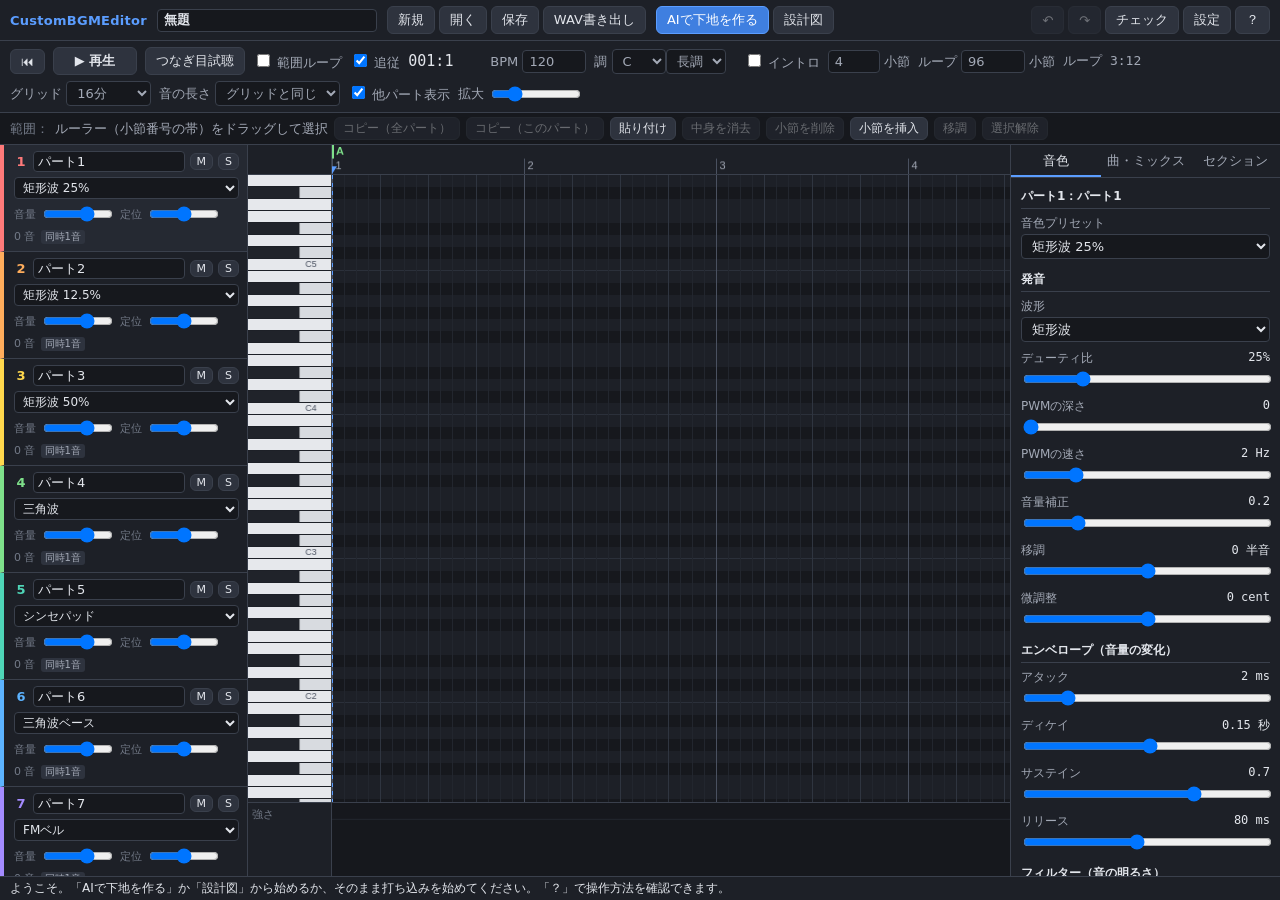
<file: index.html>
<!doctype html>
<html lang="ja">
<head>
<meta charset="utf-8">
<meta name="viewport" content="width=device-width, initial-scale=1">
<title>CustomBGMEditor</title>
<link rel="stylesheet" href="css/style.css">
</head>
<body>
<div id="app">
  <header id="topbar">
    <div class="brand">CustomBGMEditor</div>
    <input id="titleInput" class="title-input" type="text" placeholder="曲のタイトル" title="曲のタイトル">
    <div class="btn-group">
      <button id="btnNew" title="新しい曲">新規</button>
      <button id="btnOpen" title="楽譜ファイル（.bgm.json）を開く">開く</button>
      <button id="btnSave" title="楽譜ファイルとして保存（Ctrl+S）">保存</button>
      <button id="btnWav" title="WAVファイルに書き出す">WAV書き出し</button>
    </div>
    <div class="btn-group">
      <button id="btnAI" class="accent" title="AIに下地（伴奏）を作ってもらう">AIで下地を作る</button>
      <button id="btnPlan" title="設計図を手で編集して下地を作る">設計図</button>
    </div>
    <div class="spacer"></div>
    <div class="btn-group">
      <button id="btnUndo" title="元に戻す（Ctrl+Z）">↶</button>
      <button id="btnRedo" title="やり直す（Ctrl+Y）">↷</button>
      <button id="btnCheck" title="楽譜の制約違反を調べる">チェック</button>
      <button id="btnSettings" title="APIキーなどの設定">設定</button>
      <button id="btnHelp" title="操作方法">？</button>
    </div>
    <input id="fileInput" type="file" accept=".json,.bgm.json,application/json" hidden>
  </header>

  <div id="transport">
    <div class="group">
      <button id="btnHome" title="先頭へ（Home）">⏮</button>
      <button id="btnPlay" class="play" title="再生／停止（Space）">▶ 再生</button>
      <button id="btnSeam" title="ループの終わり→先頭のつなぎ目を試聴">つなぎ目試聴</button>
      <label class="chk" title="ルーラーで選んだ範囲だけを繰り返し再生"><input id="chkRangeLoop" type="checkbox"> 範囲ループ</label>
      <label class="chk" title="再生位置に画面を追従させる"><input id="chkFollow" type="checkbox" checked> 追従</label>
      <span id="posDisplay" class="pos">001:1</span>
    </div>
    <div class="group">
      <label>BPM <input id="bpmInput" type="number" min="30" max="300" step="1"></label>
      <label>調 <select id="tonicSelect"></select><select id="modeSelect"><option value="major">長調</option><option value="minor">短調</option></select></label>
    </div>
    <div class="group">
      <label class="chk" title="ループ前に1回だけ流れるイントロを付ける"><input id="chkIntro" type="checkbox"> イントロ</label>
      <label><input id="introBarsInput" type="number" min="1" max="64" step="1" class="w3"> 小節</label>
      <label title="ループ部分の小節数">ループ <input id="loopBarsInput" type="number" min="1" max="1000" step="1" class="w4"> 小節</label>
      <span id="lengthDisplay" class="length"></span>
    </div>
    <div class="group">
      <label>グリッド <select id="snapSelect">
        <option value="48">4分</option>
        <option value="24">8分</option>
        <option value="12" selected>16分</option>
        <option value="6">32分</option>
        <option value="16">8分3連</option>
        <option value="8">16分3連</option>
      </select></label>
      <label>音の長さ <select id="lenSelect">
        <option value="0">グリッドと同じ</option>
        <option value="192">全音符</option>
        <option value="96">2分</option>
        <option value="48">4分</option>
        <option value="24">8分</option>
        <option value="12">16分</option>
        <option value="16">8分3連</option>
      </select></label>
      <label class="chk" title="他のパートの音符を薄く表示"><input id="chkGhost" type="checkbox" checked> 他パート表示</label>
      <label title="横方向の拡大率">拡大 <input id="zoomInput" type="range" min="0.15" max="4" step="0.05" value="1" class="w-zoom"></label>
    </div>
  </div>

  <div id="rangebar">
    <span class="label">範囲：</span>
    <span id="rangeInfo" class="info">ルーラー（小節番号の帯）をドラッグして選択</span>
    <button id="btnRangeCopyAll" data-needs-range>コピー（全パート）</button>
    <button id="btnRangeCopyPart" data-needs-range>コピー（このパート）</button>
    <button id="btnRangePaste" title="カーソルのある小節の先頭に貼り付け（上書き）">貼り付け</button>
    <button id="btnRangeClear" data-needs-range>中身を消去</button>
    <button id="btnRangeDelete" data-needs-range title="範囲の小節を削除して後ろを詰める">小節を削除</button>
    <button id="btnInsertBars" title="カーソルのある小節の前に空の小節を挿入">小節を挿入</button>
    <button id="btnRangeTranspose" data-needs-range title="範囲内の選択パートの音を移調">移調</button>
    <button id="btnRangeNone" data-needs-range>選択解除</button>
  </div>

  <main id="main">
    <aside id="tracks"></aside>
    <section id="roll">
      <div id="rollCorner"></div>
      <canvas id="rulerCanvas"></canvas>
      <canvas id="keysCanvas"></canvas>
      <div id="gridHost">
        <div id="gridScroll"><div id="gridSpacer"></div></div>
        <canvas id="gridCanvas"></canvas>
      </div>
      <div id="velLabel">強さ</div>
      <canvas id="velCanvas"></canvas>
    </section>
    <aside id="panel">
      <div class="tabs">
        <button data-tab="sound" class="active">音色</button>
        <button data-tab="song">曲・ミックス</button>
        <button data-tab="sections">セクション</button>
      </div>
      <div id="tab-sound" class="tab active"></div>
      <div id="tab-song" class="tab"></div>
      <div id="tab-sections" class="tab"></div>
    </aside>
  </main>

  <footer id="statusbar"><span id="statusMsg"></span><span id="statusHint"></span></footer>
</div>

<!-- AI / 設計図 ダイアログ -->
<div id="dlgPlan" class="modal" hidden>
  <div class="dialog wide">
    <div class="dlg-head"><h2>下地（伴奏）を作る</h2><button class="close" data-close>×</button></div>
    <div class="dlg-body">
      <div id="aiBox" class="ai-box">
        <p class="note">曲の雰囲気を普段の言葉で書いてください。<b>ループの長さ・長調/短調・BPM・楽器の方向性</b>などを書くと反映されます。AIが「設計図」（構成・コード進行・各パートの役割と奏法）を作り、ソフトがそれを音符にします。メロディ用にパート1・2は空けておきます。</p>
        <textarea id="aiPrompt" rows="4" placeholder="例：洞窟ダンジョン用。5分くらいのループで、短調、BPMは130前後。チップチューン寄りで、緊張感はあるけど聞き疲れしない感じ。最初に短いイントロを付けて。"></textarea>
        <div class="row">
          <button id="btnAIRun" class="accent">AIに設計図を作ってもらう</button>
          <button id="btnAICancel" hidden>中止</button>
          <span id="aiStatus" class="status"></span>
        </div>
      </div>
      <div class="plan-tools row">
        <button id="btnPlanSample">ひな形を読み込む</button>
        <button id="btnPlanFromScore">この曲の設計図を読み込む</button>
        <button id="btnPlanCopy">設計図をJSONでコピー</button>
        <button id="btnPlanPaste">JSONを貼り付けて読み込む</button>
      </div>
      <div id="planEditor"></div>
    </div>
    <div class="dlg-foot">
      <label class="chk" title="設計図で使わないパート（メロディなど）の音符を残す"><input id="chkKeepOther" type="checkbox" checked> 設計図で使わないパートの音符は残す</label>
      <span class="spacer"></span>
      <button data-close>閉じる</button>
      <button id="btnPlanGenerate" class="accent">この設計図から音符を生成</button>
    </div>
  </div>
</div>

<!-- 設定 -->
<div id="dlgSettings" class="modal" hidden>
  <div class="dialog">
    <div class="dlg-head"><h2>設定</h2><button class="close" data-close>×</button></div>
    <div class="dlg-body form">
      <label>Anthropic APIキー
        <input id="setApiKey" type="password" autocomplete="off" placeholder="sk-ant-...">
      </label>
      <p class="note">キーはこのブラウザ内（localStorage）にだけ保存され、Anthropic の API へ直接送られます。他の場所には送りません。AI機能の利用料金は API の従量課金です。</p>
      <label>モデル
        <input id="setModel" type="text" placeholder="claude-opus-5-5">
      </label>
      <label>思考の深さ（effort）
        <select id="setEffort">
          <option value="low">low（速い・安い）</option>
          <option value="medium">medium（標準）</option>
          <option value="high">high（じっくり）</option>
        </select>
      </label>
      <div class="row"><button id="btnForgetKey">キーを削除</button></div>
    </div>
    <div class="dlg-foot"><span class="spacer"></span><button data-close>キャンセル</button><button id="btnSettingsSave" class="accent">保存</button></div>
  </div>
</div>

<!-- WAV 書き出し -->
<div id="dlgWav" class="modal" hidden>
  <div class="dialog">
    <div class="dlg-head"><h2>WAV書き出し</h2><button class="close" data-close>×</button></div>
    <div class="dlg-body form">
      <label class="radio"><input type="radio" name="wavMode" value="listen" checked> 試聴用：イントロ＋ループ×<input id="wavLoops" type="number" min="1" max="4" value="1" class="w3">回＋フェードアウト<input id="wavFade" type="number" min="0" max="30" value="8" class="w3">秒</label>
      <label class="radio"><input type="radio" name="wavMode" value="game"> ゲーム用（1ファイル）：イントロ＋ループ1周。ループ位置情報（smpl）付き</label>
      <label class="radio"><input type="radio" name="wavMode" value="split"> ゲーム用（2ファイル）：イントロとループを別々のファイルに</label>
      <p class="note">ゲーム用のループ部分は「2周目」を書き出すので、先頭に前の周の余韻が入っており、そのまま繰り返しても継ぎ目が目立ちません。</p>
      <div class="progress"><div id="wavProgress"></div></div>
      <div id="wavInfo" class="note"></div>
      <div id="wavFiles" class="row"></div>
    </div>
    <div class="dlg-foot"><span class="spacer"></span><button data-close>閉じる</button><button id="btnWavRun" class="accent">音声を作る</button></div>
  </div>
</div>

<!-- ヘルプ -->
<div id="dlgHelp" class="modal" hidden>
  <div class="dialog wide">
    <div class="dlg-head"><h2>操作方法</h2><button class="close" data-close>×</button></div>
    <div class="dlg-body help">
      <h3>音符</h3>
      <ul>
        <li>空いている所をクリック：音符を置く（そのまま右へドラッグで長さを伸ばす）</li>
        <li>音符をドラッグ：移動 ／ 音符の右端をドラッグ：長さを変える</li>
        <li>右クリック：音符を消す（右ボタンのままなぞると連続で消す）</li>
        <li>Shift＋ドラッグ（空き場所から）：範囲で選択 ／ Shift＋クリック：選択に追加</li>
        <li>↑↓：選択した音を半音ずつ移動（Shift で1オクターブ）／ ←→：グリッド分ずらす</li>
        <li>Delete：選択した音を消す ／ Ctrl+A：このパートの音を全選択</li>
        <li>Ctrl+C / Ctrl+X / Ctrl+V：音符のコピー・切り取り・貼り付け（貼り付けはカーソル位置へ）</li>
        <li>下の「強さ」の帯をドラッグ：音の強さ（ベロシティ）を変える</li>
      </ul>
      <h3>パートの決まり</h3>
      <ul>
        <li>パートは8つ。各パートは同時に1音まで（重なった音は自動で切り詰められます）。</li>
        <li>ドラム音源を選んだパートだけは、同じタイミングに3音まで重ねられます。ドラムのパートは1つまでです。</li>
      </ul>
      <h3>再生・範囲</h3>
      <ul>
        <li>Space：再生／停止（カーソル位置から）／ Home：先頭へ</li>
        <li>ルーラー（上の小節番号の帯）をクリック：カーソル移動 ／ ドラッグ：小節範囲を選択</li>
        <li>ルーラーをダブルクリック：その小節にセクションの目印を追加</li>
        <li>「範囲ループ」を入れると選んだ範囲だけ繰り返し再生</li>
        <li>「つなぎ目試聴」はループ末尾2小節から再生し、先頭に戻る所を確認できます</li>
        <li>1〜8キー：パートを切り替え</li>
      </ul>
      <h3>画面</h3>
      <ul>
        <li>ホイール：上下スクロール ／ Shift＋ホイール：左右スクロール ／ Ctrl＋ホイール：拡大縮小</li>
      </ul>
      <h3>保存</h3>
      <ul>
        <li>編集内容はこのブラウザに自動保存されます。ファイルとして残すには「保存」（.bgm.json）を使ってください。</li>
        <li>楽譜ファイルの仕様は docs/FORMAT.md、他のClaudeに渡すときの説明は docs/FOR_CLAUDE.md にあります。</li>
      </ul>
    </div>
  </div>
</div>

<script src="engine/bgm-engine.js"></script>
<script src="js/arranger.js"></script>
<script src="js/ai.js"></script>
<script src="js/app.js"></script>
<script src="js/pianoroll.js"></script>
<script src="js/panels.js"></script>
<script src="js/main.js"></script>
</body>
</html>
</file>
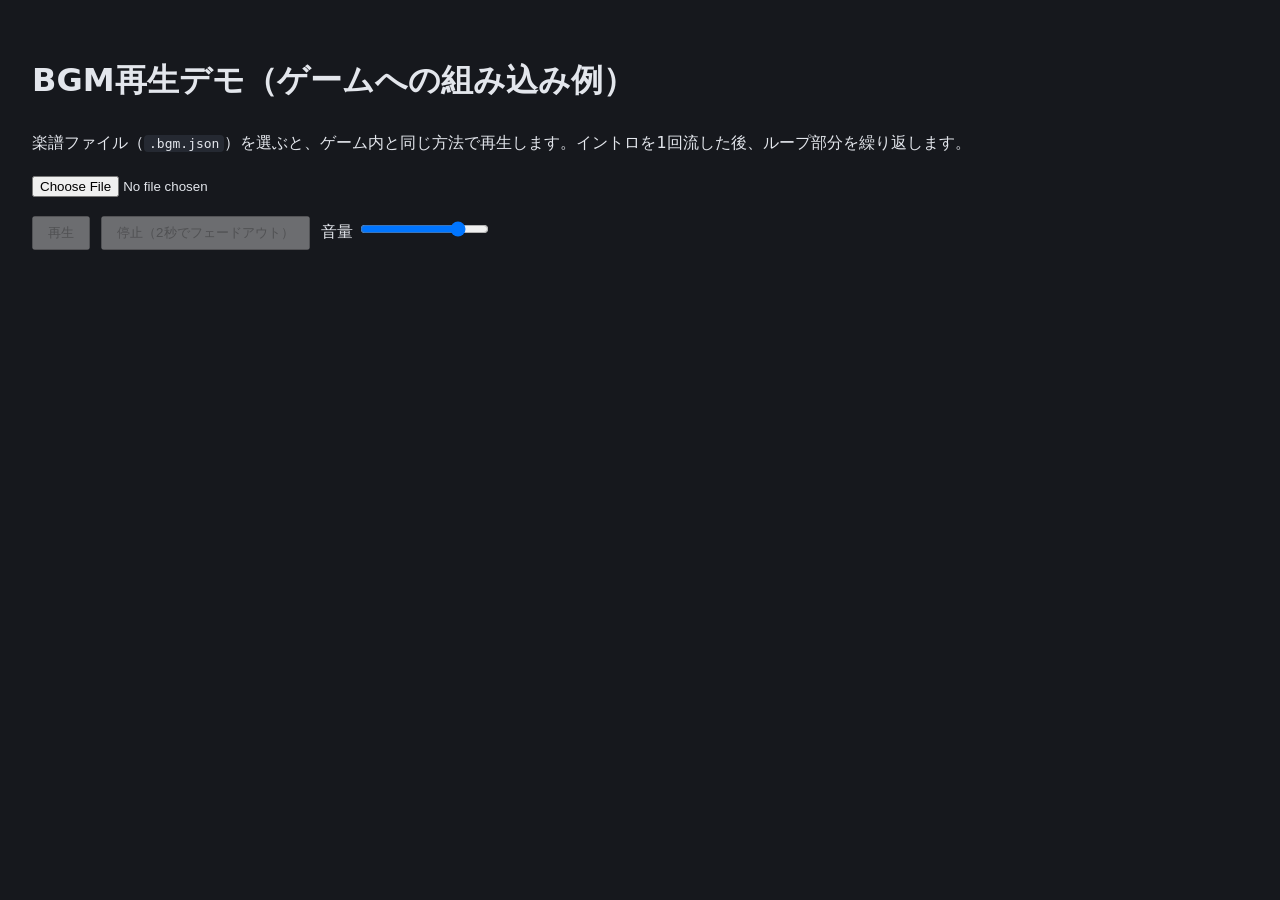
<file: examples/player-demo.html>
<!doctype html>
<html lang="ja">
<head>
<meta charset="utf-8">
<meta name="viewport" content="width=device-width, initial-scale=1">
<title>BGM再生デモ</title>
<style>
  body { font-family: system-ui, sans-serif; background: #16181d; color: #e3e6ec; padding: 24px; line-height: 1.7; }
  button { padding: 6px 14px; margin-right: 6px; }
  code { background: #252932; padding: 1px 5px; border-radius: 4px; }
</style>
<script src="../engine/bgm-engine.js"></script>
</head>
<body>
<h1>BGM再生デモ（ゲームへの組み込み例）</h1>
<p>楽譜ファイル（<code>.bgm.json</code>）を選ぶと、ゲーム内と同じ方法で再生します。イントロを1回流した後、ループ部分を繰り返します。</p>
<p><input id="file" type="file" accept=".json"></p>
<p>
  <button id="play" disabled>再生</button>
  <button id="stop" disabled>停止（2秒でフェードアウト）</button>
  音量 <input id="vol" type="range" min="0" max="1" step="0.01" value="0.8">
</p>
<p id="info"></p>
<script>
  // ---- ここからがゲームに組み込むときの最小構成 ----
  var player = new CustomBGM.Player({ volume: 0.8 });

  document.getElementById('file').addEventListener('change', function (e) {
    var f = e.target.files[0];
    if (!f) return;
    f.text().then(function (text) {
      var score = JSON.parse(text);
      return player.load(score).then(function () {
        var t = CustomBGM.timing(score);
        document.getElementById('info').textContent = score.title + ' / BPM ' + t.bpm +
          ' / イントロ ' + t.introSeconds.toFixed(1) + '秒 / ループ ' + t.loopSeconds.toFixed(1) + '秒（再生方式: ' + player.backend + '）';
        document.getElementById('play').disabled = false;
        document.getElementById('stop').disabled = false;
      });
    }).catch(function (err) { alert('読み込めませんでした: ' + err.message); });
  });
  // ブラウザは「ユーザー操作の後」でないと音を出せないので、再生はクリック等の中で呼ぶ
  document.getElementById('play').addEventListener('click', function () { player.play({ fadeIn: 0.5 }); });
  document.getElementById('stop').addEventListener('click', function () { player.stop({ fadeOut: 2 }); });
  document.getElementById('vol').addEventListener('input', function (e) { player.setVolume(Number(e.target.value), 0.05); });
</script>
</body>
</html>
</file>
<file: css/style.css>
:root {
  --bg: #16181d;
  --bg2: #1d2027;
  --bg3: #252932;
  --bg4: #2e333e;
  --line: #3a404c;
  --text: #e3e6ec;
  --text2: #a3a9b6;
  --text3: #737a88;
  --accent: #5b9dff;
  --accent2: #3f7fe0;
  --warn: #ffb547;
  --danger: #ff6b6b;
  --ok: #5fd38d;
  --radius: 6px;
  font-family: "Hiragino Kaku Gothic ProN", "Hiragino Sans", "Yu Gothic UI", "Meiryo", system-ui, sans-serif;
  font-size: 13px;
}
* { box-sizing: border-box; }
html, body { margin: 0; height: 100%; background: var(--bg); color: var(--text); overflow: hidden; }
button, input, select, textarea { font: inherit; color: inherit; }
button {
  background: var(--bg4); border: 1px solid var(--line); border-radius: var(--radius);
  padding: 4px 10px; cursor: pointer; white-space: nowrap;
}
button:hover { background: #384050; }
button:disabled { opacity: 0.4; cursor: default; }
button.accent { background: var(--accent2); border-color: var(--accent); color: #fff; }
button.accent:hover { background: var(--accent); }
button.on { background: var(--accent2); border-color: var(--accent); color: #fff; }
input[type=text], input[type=number], input[type=password], select, textarea {
  background: var(--bg); border: 1px solid var(--line); border-radius: 4px; padding: 3px 6px;
}
input[type=number] { width: 64px; }
input.w3 { width: 52px; }
input.w4 { width: 64px; }
input.w-zoom { width: 90px; vertical-align: middle; }
textarea { width: 100%; resize: vertical; }
label { color: var(--text2); }
label.chk { cursor: pointer; user-select: none; }

#app { display: flex; flex-direction: column; height: 100vh; }

#topbar { display: flex; align-items: center; gap: 10px; padding: 6px 10px; background: var(--bg2); border-bottom: 1px solid var(--line); }
.brand { font-weight: 700; letter-spacing: 0.02em; color: var(--accent); }
.title-input { width: 220px; font-weight: 600; }
.btn-group { display: flex; gap: 4px; }
.spacer { flex: 1; }

#transport { display: flex; flex-wrap: wrap; align-items: center; gap: 6px 18px; padding: 6px 10px; background: var(--bg2); border-bottom: 1px solid var(--line); }
#transport .group { display: flex; align-items: center; gap: 8px; }
button.play { min-width: 84px; font-weight: 600; }
button.play.playing { background: #b04848; border-color: var(--danger); color: #fff; }
.pos { font-family: ui-monospace, Menlo, Consolas, monospace; font-size: 15px; min-width: 64px; color: var(--text); }
.length { font-family: ui-monospace, Menlo, Consolas, monospace; color: var(--text2); }
.length.warn { color: var(--warn); }

#rangebar { display: flex; align-items: center; gap: 6px; padding: 4px 10px; background: var(--bg); border-bottom: 1px solid var(--line); flex-wrap: wrap; }
#rangebar .label { color: var(--text3); }
#rangebar .info { color: var(--text2); min-width: 210px; }
#rangebar button { padding: 2px 8px; font-size: 12px; }

#main { flex: 1; display: grid; grid-template-columns: 248px 1fr 270px; min-height: 0; }

#tracks { background: var(--bg2); border-right: 1px solid var(--line); overflow-y: auto; }
.track { padding: 6px 8px 7px 10px; border-bottom: 1px solid var(--line); border-left: 4px solid transparent; cursor: pointer; }
.track.selected { background: var(--bg3); }
.track .r1, .track .r2 { display: flex; align-items: center; gap: 5px; }
.track .r2 { margin-top: 5px; }
.track .num { font-weight: 700; width: 14px; text-align: center; }
.track .name { flex: 1; min-width: 0; padding: 2px 4px; }
.track select { width: 100%; padding: 2px 4px; font-size: 12px; }
.track .ms { padding: 1px 6px; font-size: 11px; }
.track .ms.m.on { background: #a35a1f; border-color: #d7843a; }
.track .ms.s.on { background: #2c8a52; border-color: var(--ok); }
.track input[type=range] { width: 70px; }
.track .small { font-size: 11px; color: var(--text3); }
.track .badge { font-size: 10px; padding: 0 4px; border-radius: 3px; background: var(--bg4); color: var(--text2); }

#roll { display: grid; grid-template-columns: 84px 1fr; grid-template-rows: 30px 1fr 74px; min-width: 0; min-height: 0; background: var(--bg); }
#rollCorner { background: var(--bg2); border-right: 1px solid var(--line); border-bottom: 1px solid var(--line); }
#rulerCanvas { width: 100%; height: 30px; display: block; cursor: pointer; border-bottom: 1px solid var(--line); }
#keysCanvas { width: 84px; height: 100%; display: block; border-right: 1px solid var(--line); cursor: pointer; }
#gridHost { position: relative; min-width: 0; min-height: 0; overflow: hidden; }
#gridScroll { position: absolute; inset: 0; overflow: scroll; }
#gridSpacer { width: 1px; height: 1px; }
#gridCanvas { position: absolute; left: 0; top: 0; display: block; }
#velLabel { background: var(--bg2); border-top: 1px solid var(--line); border-right: 1px solid var(--line); color: var(--text3); font-size: 11px; padding: 4px; }
#velCanvas { width: 100%; height: 74px; display: block; border-top: 1px solid var(--line); cursor: ns-resize; }

#panel { background: var(--bg2); border-left: 1px solid var(--line); display: flex; flex-direction: column; min-height: 0; }
#panel .tabs { display: flex; border-bottom: 1px solid var(--line); }
#panel .tabs button { flex: 1; border: none; border-radius: 0; background: transparent; padding: 7px 4px; color: var(--text2); }
#panel .tabs button.active { color: var(--text); box-shadow: inset 0 -2px 0 var(--accent); }
#panel .tab { display: none; padding: 10px; overflow-y: auto; flex: 1; }
#panel .tab.active { display: block; }
.param { margin-bottom: 8px; }
.param .lab { display: flex; justify-content: space-between; color: var(--text2); font-size: 12px; margin-bottom: 2px; }
.param .lab .val { color: var(--text); font-family: ui-monospace, Menlo, Consolas, monospace; }
.param input[type=range] { width: 100%; }
.param select { width: 100%; }
.panel-h { font-weight: 700; margin: 12px 0 6px; color: var(--text); font-size: 12px; border-bottom: 1px solid var(--line); padding-bottom: 3px; }
.panel-h:first-child { margin-top: 0; }
.sec-row { display: flex; gap: 4px; align-items: center; margin-bottom: 4px; }
.sec-row input[type=text] { flex: 1; min-width: 0; }
.sec-row input[type=number] { width: 54px; }
.sec-row button { padding: 2px 7px; }
.note { color: var(--text2); font-size: 12px; line-height: 1.6; margin: 6px 0; }
.muted { color: var(--text3); }

#statusbar { display: flex; justify-content: space-between; gap: 10px; padding: 3px 10px; background: var(--bg2); border-top: 1px solid var(--line); color: var(--text2); font-size: 12px; min-height: 22px; }
#statusMsg.info { color: var(--text); }
#statusMsg.warn { color: var(--warn); }
#statusMsg.error { color: var(--danger); }
#statusHint { color: var(--text3); }

.modal { position: fixed; inset: 0; background: rgba(0, 0, 0, 0.55); display: flex; align-items: center; justify-content: center; z-index: 100; }
.modal[hidden] { display: none; }
.dialog { background: var(--bg2); border: 1px solid var(--line); border-radius: 10px; width: min(520px, 94vw); max-height: 92vh; display: flex; flex-direction: column; box-shadow: 0 10px 40px rgba(0, 0, 0, 0.5); }
.dialog.wide { width: min(1080px, 96vw); }
.dlg-head { display: flex; align-items: center; justify-content: space-between; padding: 10px 14px; border-bottom: 1px solid var(--line); }
.dlg-head h2 { margin: 0; font-size: 15px; }
.dlg-head .close { border: none; background: transparent; font-size: 18px; padding: 0 6px; }
.dlg-body { padding: 12px 14px; overflow-y: auto; }
.dlg-foot { display: flex; align-items: center; gap: 8px; padding: 10px 14px; border-top: 1px solid var(--line); }
.form label { display: block; margin-bottom: 10px; }
.form label input[type=text], .form label input[type=password], .form label select { display: block; width: 100%; margin-top: 3px; }
.form label.radio { display: flex; align-items: center; gap: 6px; flex-wrap: wrap; }
.row { display: flex; align-items: center; gap: 8px; margin: 8px 0; flex-wrap: wrap; }
.status { color: var(--text2); }
.status.error { color: var(--danger); }
.ai-box { background: var(--bg3); border: 1px solid var(--line); border-radius: 8px; padding: 10px 12px; margin-bottom: 10px; }
.progress { height: 8px; background: var(--bg); border-radius: 4px; overflow: hidden; margin-top: 8px; }
.progress div { height: 100%; width: 0; background: var(--accent); transition: width 0.1s; }
.help h3 { font-size: 13px; margin: 12px 0 4px; color: var(--accent); }
.help ul { margin: 0; padding-left: 20px; line-height: 1.8; color: var(--text2); }

/* 設計図エディタ */
.plan-grid { display: grid; grid-template-columns: repeat(4, auto); gap: 6px 14px; align-items: center; justify-content: start; margin: 6px 0 10px; }
.plan-table { width: 100%; border-collapse: collapse; margin-bottom: 6px; }
.plan-table th { white-space: nowrap; text-align: left; color: var(--text3); font-weight: normal; font-size: 12px; padding: 3px 4px; border-bottom: 1px solid var(--line); }
.plan-table td { padding: 3px 4px; vertical-align: middle; }
.plan-table input[type=text] { width: 100%; }
.plan-table input.chords { font-family: ui-monospace, Menlo, Consolas, monospace; }
.plan-table input[type=number] { width: 58px; }
.plan-table select { max-width: 190px; }
.plan-table td.ops { white-space: nowrap; }
.plan-table td.ops button { padding: 1px 6px; }
.plan-summary { background: var(--bg3); border-radius: 6px; padding: 8px 10px; color: var(--text2); line-height: 1.7; white-space: pre-wrap; margin: 6px 0 10px; }
.plan-len { margin-left: 8px; font-family: ui-monospace, Menlo, Consolas, monospace; }
.plan-len.warn { color: var(--warn); }
.plan-warn { color: var(--warn); font-size: 12px; line-height: 1.6; }
</file>
